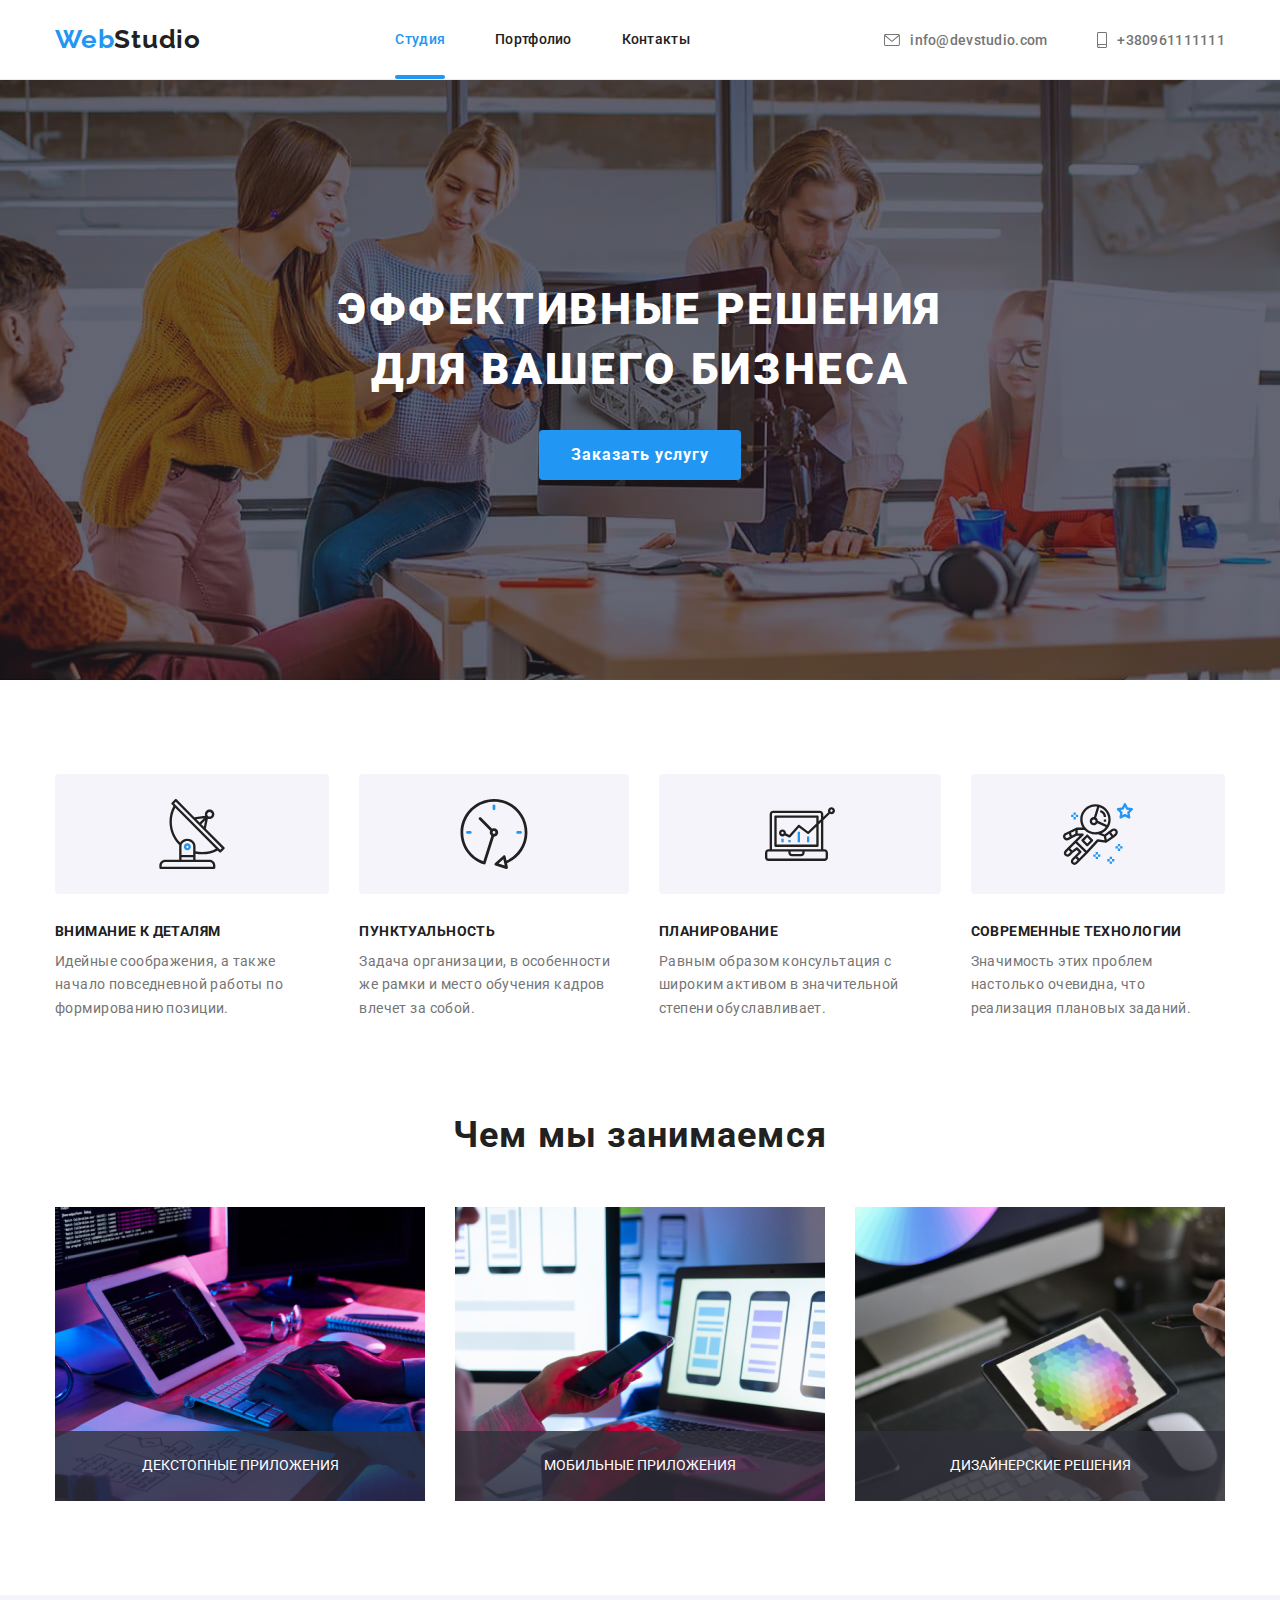
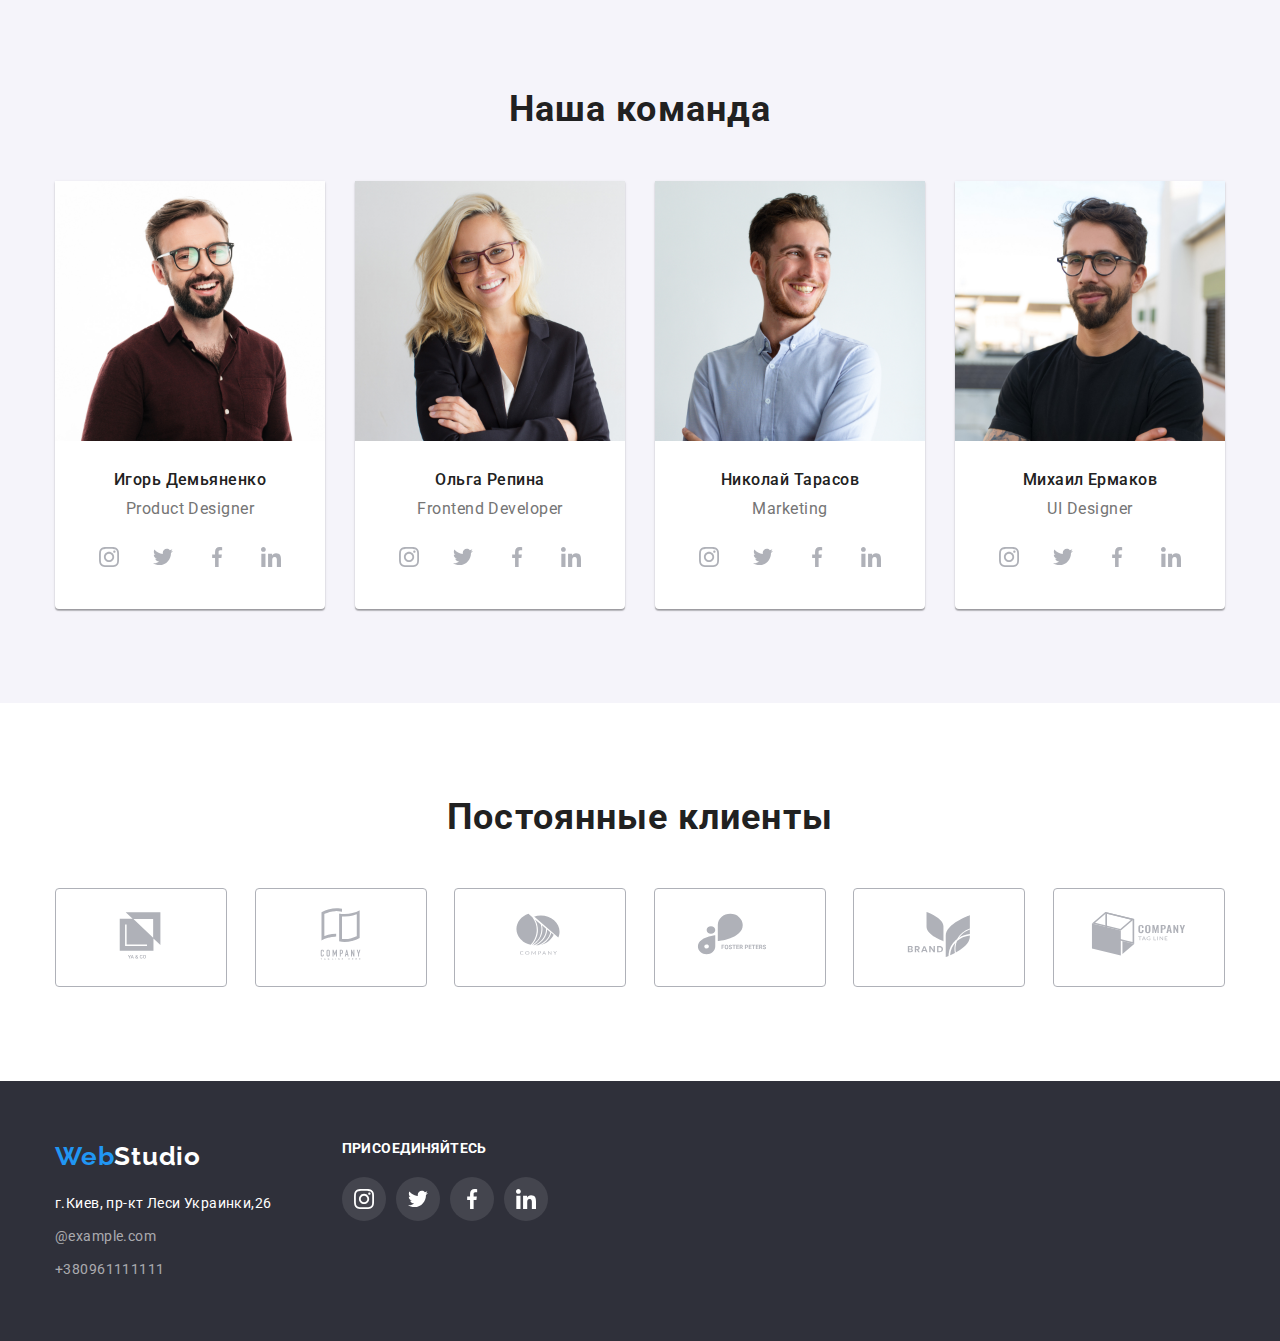
<file: index.html>
<!DOCTYPE html>
<html lang="ru">

<head>
    <meta charset="UTF-8">
    <meta http-equiv="X-UA-Compatible" content="IE=edge">
    <meta name="viewport" content="width=device-width, initial-scale=1.0">
    <title>WebStudio</title>
    <link rel="preconnect" href="https://fonts.gstatic.com">
    <link href="https://fonts.googleapis.com/css2?family=Raleway:wght@700&family=Roboto:wght@400;500;700;900&display=swap"
        rel="stylesheet">
        <link rel="stylesheet" href="https://cdnjs.cloudflare.com/ajax/libs/modern-normalize/1.0.0/modern-normalize.min.css">
    <link rel="stylesheet" href="./css/styles.css"/>
</head>


<body class="body">
    <header class="header">
        <div class="container flex-header">
            <a href="" class="logo">
                <span class="web-logo">Web</span>Studio
            </a>
            <nav class="nav-list">    
                <ul class="site-nav">
                    <li class="site-nav-item"> <a href="./index.html" class="site-nav-link current"> Студия </a> </li>
                    <li class="site-nav-item"> <a href="./portfolio.html" class="site-nav-link">Портфолио</a>
                    </li>
                    <li class="site-nav-item"> <a href="" class="site-nav-link"> Контакты</a> </li>
                </ul>
            </nav>
            <ul class="contact">
                <li class="contact-item"><a href="mailto:info@devstudio.com" class="contact-link link">
                    <svg class=icon-nav width="16" height="12">
                        <use href="./images/icons/icons.svg#icon-convert"></use>
                    </svg>
                        info@devstudio.com</a></li>
                <li class="contact-item"><a href="tel:+380961111111" class="contact-link link">
                    <svg class=icon-nav width="10" height="16">
                        <use href="./images/icons/icons.svg#icon-smartphone"></use>
                    </svg>
                    +380961111111</a></li>
            </ul>
        </div>
    </header>

    <main>
            <section class="section hero">
                <div class="container">
                <h1 class="title-hero">эффективные решения <br> для вашего бизнеса</h1>
                <button data-modal-open type="button" class="button primary"> Заказать услугу </button>
                </div>
            </section>


        <section class="section features">
            <div class="container">
            <!---<h2> Преимущества </h2>--->
            <ul class="features-list">
            <li class="features-li">
                <div class="icon-features">
                <svg class="features-icon" width=70 height=70>
                    <use href="./images/icons/icons.svg#icon-antenna"></use>
                </svg>
                </div>
                <h3 class="features-title">Внимание к деталям</h3>
            <p class="features-text">Идейные соображения, а также начало повседневной работы по формированию позиции.</p>
        </li>
            <li class="features-li">
                <div class="icon-features">
<svg width=70 height=70>
    <use href="./images/icons/icons.svg#icon-clock"></use>
</svg>
</div>
                <h3 class="features-title">Пунктуальность</h3>
            <p class="features-text">Задача организации, в особенности же рамки и место обучения кадров влечет за собой.</p>
        </li>
            <li class="features-li">
                <div class="icon-features">
<svg class="features-icon" width=70 height=70>
    <use href="./images/icons/icons.svg#icon-diagram"></use>
</svg>
</div>
                <h3 class="features-title">Планирование</h3>
            <p class="features-text">Равным образом консультация с широким активом в значительной степени обуславливает.</p>
        </li>
            <li class="features-li">
                <div class="icon-features">
<svg class="features-icon" width=70 height=70>
    <use href="./images/icons/icons.svg#icon-astronaut"></use>
</svg>
</div>
                <h3 class="features-title">Современные технологии</h3>
            <p class="features-text">Значимость этих проблем настолько очевидна, что реализация плановых заданий.</p>
        </li>
        </ul>
        </div>
        </section>

        <section class="section about">
            <div class="container">
            <h2 class="about-title">Чем мы занимаемся</h2>
            <ul class="about-list">
                <li class="about-li">
                    <img class="about-image" src="./images/index/img.jpg" width="370" alt="Веб дизайн">
                    <p class="about-text">декстопные приложения</p>
                </li>
                <li class="about-li">
                    <img src="./images/index/img(3).jpg" width="370" alt="Мобильные приложения">
                        <p class="about-text">мобильные приложения</p>
                </li>
                <li class="about-li">
                    <img src="./images/index/img(2).jpg" width="370" alt="Графика">
                        <p class="about-text">дизайнерские решения</p>

                </li>
            </ul>
            </div>
        </section>

<section class="section team">
<div class="container">
<h2 class="team-title">Наша команда</h2>
<ul class="team-list">
<li class="team-worker"> <img src="./images/index/1.jpg" width="270" alt="Игорь Демьяненко">
<div class="member-style">
<h3 class="team-member">Игорь Демьяненко</h3>
<p class="team-position">Product Designer</p>
<ul class="social-links">
 <li class="team-icons">
   <a href="" class="team-icons link">
       <svg width="20" height="20">
           <use href="./images/icons/icons.svg#icon-instagram">
        </use>
    </svg>
</a>
</li>
<li class="team-icons">
    <a href="" class="team-icons link">
        <svg width="20" height="20">
            <use href="./images/icons/icons.svg#icon-twitter"></use>
            </svg>
        </a>
</li>
<li class="team-icons">
    <a href="" class="team-icons link">
        <svg width="20" height="20">
        <use href="./images/icons/icons.svg#icon-facebook">
        </use>
        </svg>
    </a>
</li>
<li class="team-icons">
    <a href="" class="team-icons link">
        <svg width="20" height="20">
        <use href="./images/icons/icons.svg#icon-linkedin">
        </use>
        </svg>
    </a>
</li>
</ul>
</div>
                </li>
                <li class="team-worker"> <img src="./images/index/2.jpg" width="270" alt="Ольга Репина">
                    <div class="member-style">
                    <h3 class="team-member">Ольга Репина</h3>
                    <p class="team-position">Frontend Developer</p>
<ul class="social-links">
    <li class="team-icons">
        <a href="" class="team-icons link">
            <svg width="20" height="20">
                <use href="./images/icons/icons.svg#icon-instagram">
                </use>
            </svg>
        </a>
    </li>
    <li class="team-icons">
        <a href="" class="team-icons link">
            <svg width="20" height="20">
                <use href="./images/icons/icons.svg#icon-twitter"></use>
            </svg>
        </a>
    </li>
    <li class="team-icons">
        <a href="" class="team-icons link">
            <svg width="20" height="20">
                <use href="./images/icons/icons.svg#icon-facebook">
                </use>
            </svg>
        </a>
    </li>
    <li class="team-icons">
        <a href="" class="team-icons link">
            <svg width="20" height="20">
                <use href="./images/icons/icons.svg#icon-linkedin">
                </use>
            </svg>
        </a>
    </li>
</ul>
                    </div>
                </li>
                <li class="team-worker"> <img src="./images/index/3.jpg" width="270" alt="Николай Тарасов">
                    <div class="member-style">
                    <h3 class="team-member">Николай Тарасов</h3>
                    <p class="team-position">Marketing</p>
<ul class="social-links">
    <li class="team-icons">
        <a href="" class="team-icons link">
            <svg width="20" height="20">
                <use href="./images/icons/icons.svg#icon-instagram">
                </use>
            </svg>
        </a>
    </li>
    <li class="team-icons">
        <a href="" class="team-icons link">
            <svg width="20" height="20">
                <use href="./images/icons/icons.svg#icon-twitter"></use>
            </svg>
        </a>
    </li>
    <li class="team-icons">
        <a href="" class="team-icons link">
            <svg width="20" height="20">
                <use href="./images/icons/icons.svg#icon-facebook">
                </use>
            </svg>
        </a>
    </li>
    <li class="team-icons">
        <a href="" class="team-icons link">
            <svg width="20" height="20">
                <use href="./images/icons/icons.svg#icon-linkedin">
                </use>
            </svg>
        </a>
    </li>
</ul>
                    </div>
                </li>
                <li class="team-worker"> <img src="./images/index/4.jpg" width="270" alt="Михаил Ермаков">
                    <div class="member-style">
                    <h3 class="team-member">Михаил Ермаков</h3>
                    <p class="team-position">UI Designer</p>
<ul class="social-links">
    <li class="team-icons">
        <a href="" class="team-icons link">
            <svg width="20" height="20">
                <use href="./images/icons/icons.svg#icon-instagram">
                </use>
            </svg>
        </a>
    </li>
    <li class="team-icons">
        <a href="" class="team-icons link">
            <svg width="20" height="20">
                <use href="./images/icons/icons.svg#icon-twitter"></use>
            </svg>
        </a>
    </li>
    <li class="team-icons">
        <a href="" class="team-icons link">
            <svg width="20" height="20">
                <use href="./images/icons/icons.svg#icon-facebook">
                </use>
            </svg>
        </a>
    </li>
    <li class="team-icons">
        <a href="" class="team-icons link">
            <svg width="20" height="20">
                <use href="./images/icons/icons.svg#icon-linkedin">
                </use>
            </svg>
        </a>
    </li>
</ul>
</div>
</li>
</ul>
</div>
</section>



        <section class="section">
            <div class="container">
            <h2 class="team-title">Постоянные клиенты</h2>
<ul class="partners-list">
<li class="partner">
    <a href="" class="partner-link"><svg width="106" height="60">
            <use href="./images/icons/icons.svg#icon-first"></use></svg>
    </a></li>
<li class="partner">
    <a href="" class="partner-link"><svg width="106" height="60">
            <use href="./images/icons/icons.svg#icon-second"></use></svg>
    </a></li>
<li class="partner">
    <a href="" class="partner-link"><svg width="106" height="60">
            <use href="./images/icons/icons.svg#icon-third"></use></svg>
    </a></li>
<li class="partner">
    <a href="" class="partner-link"><svg width="106" height="60">
            <use href="./images/icons/icons.svg#icon-fourth"></use></svg>
    </a></li>
<li class="partner">
    <a href="" class="partner-link"><svg width="106" height="60">
            <use href="./images/icons/icons.svg#icon-fifth"></use></svg>
    </a></li>
<li class="partner">
    <a href="" class="partner-link"><svg width="106" height="60">
            <use href="./images/icons/icons.svg#icon-sixth"></use></svg>
    </a></li>
</ul>
            </div>
        </section>
    </main>

    <footer class="footer-list">
        <div class="container foot">
            <div class="foot-first">
        <a href="" class="foot-logo">
            <span class="foot-web-logo">Web</span>Studio
        </a>
        <address>
            <ul class="address-list">
                <li class="address-item">
                    <p class="address">г.Киев, пр-кт Леси Украинки,26</p>
                </li>
                <li class="address-item"> 
                    <a href="mailto:@example.com" class="footer link">@example.com </a> 
                </li>
                <li class="address-item"><a href="tel:+380961111111" class="footer link">+380961111111</a></li>
            </ul>
        </address>
        </div>
        <div class="join-us">
<h3 class="join-title">ПРИСОЕДИНЯЙТЕСЬ</h3> 
<ul class="join-icons">
    <li class="join-icon"><a href="" class="join-link"><svg class="join-svg" width="20" height="20">
                <use href="./images/icons/icons.svg#icon-instagram"></use>
            </svg></a></li>
    <li class="join-icon"><a href="" class="join-link"><svg class="join-svg" width="20" height="20">
                <use href="./images/icons/icons.svg#icon-twitter"></use>
            </svg></a></li>
    <li class="join-icon"><a href="" class="join-link"><svg class="join-svg" width="20" height="20">
                <use href="./images/icons/icons.svg#icon-facebook"></use>
            </svg></a></li>
    <li class="join-icon"><a href="" class="join-link"><svg class="join-svg" width="20" height="20">
                <use href="./images/icons/icons.svg#icon-linkedin"></use>
            </svg></a></li>
</ul>
        </div>


        </div>
    </footer>

    <div data-modal class="backdrop is-hidden">
    <div class="modal">
        <button data-modal-close class="button-modal">
            <svg class="modal-close" width="11" height="11"> 
                <use class="modal-icon" href="./images/icons/icons.svg#modal-button">
                </use> 
            </svg>
        </button>
    </div>
    </div>

    <script src="./js/modal.js"></script>
</body>

</html>
</file>
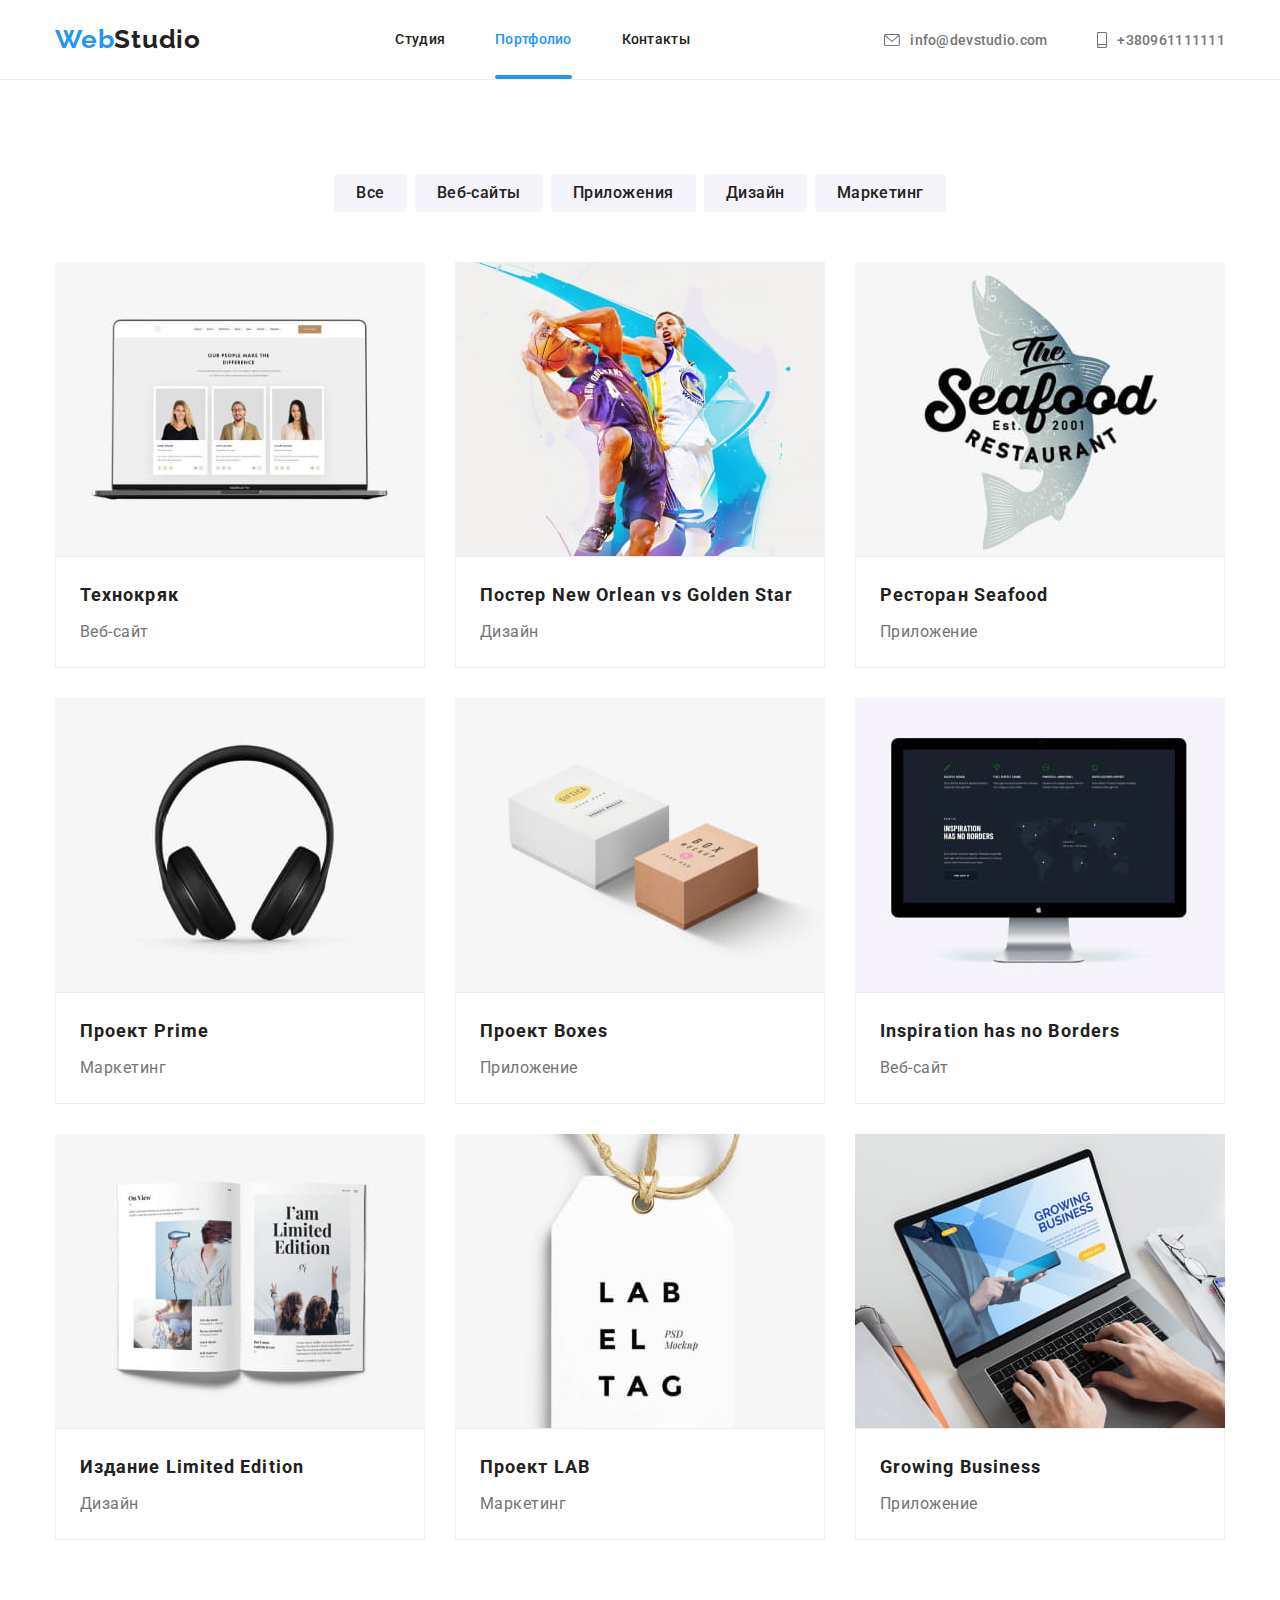
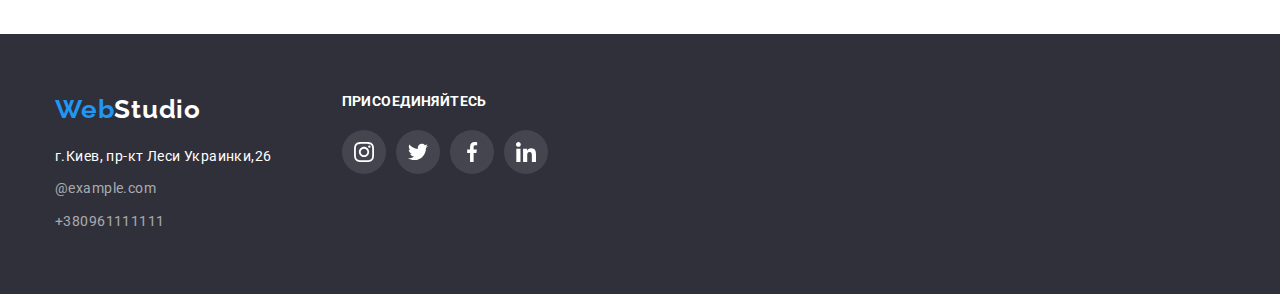
<file: portfolio.html>
<!DOCTYPE html>
<html lang="ru">

<head>
    <meta charset="UTF-8">
    <meta http-equiv="X-UA-Compatible" content="IE=edge">
    <meta name="viewport" content="width=device-width, initial-scale=1.0">
    <title>WebStudio</title>
    <link rel="preconnect" href="https://fonts.gstatic.com">
    <link
        href="https://fonts.googleapis.com/css2?family=Raleway:wght@700&family=Roboto:wght@400;500;700;900&display=swap"
        rel="stylesheet">
        <link rel="stylesheet" href=https://cdnjs.cloudflare.com/ajax/libs/modern-normalize/1.0.0/modern-normalize.min.css>
    <link rel="stylesheet" href="./css/styles.css" />
</head>

<body class="body">
<header class="header">
    <div class="container flex-header">
        <a href="" class="logo">
            <span class="web-logo">Web</span>Studio
        </a>
        <nav class="nav-list">
            <ul class="site-nav">
                <li class="site-nav-item"> <a href="./index.html" class="site-nav-link"> Студия </a> </li>
                <li class="site-nav-item"> <a href="./portfolio.html" class="site-nav-link current">Портфолио</a>
                </li>
                <li class="site-nav-item"> <a href="" class="site-nav-link"> Контакты</a> </li>
            </ul>
        </nav>
        <ul class="contact">
            <li class="contact-item"><a href="mailto:info@devstudio.com" class="contact-link link">
                    <svg class=icon-nav width="16" height="12">
                        <use href="./images/icons/icons.svg#icon-convert"></use>
                    </svg>
                    info@devstudio.com</a></li>
            <li class="contact-item"><a href="tel:+380961111111" class="contact-link link">
                    <svg class=icon-nav width="10" height="16">
                        <use href="./images/icons/icons.svg#icon-smartphone"></use>
                    </svg>
                    +380961111111</a></li>
        </ul>
    </div>
</header>

<main>
<section class="section projects">
    <!--Заголовок н1 потом скрыть в CSS-->
   <!-- <h1 class="our-projects">Наши проекты</h1>-->
<div class="container">
    <ul class="project-buttons"> 
        <li class="prjct-btn-list"><button type="button" class="button secondary">Все</button></li>
        <li class="prjct-btn-list"><button type="button" class="button secondary">Веб-сайты</button></li>
        <li class="prjct-btn-list"><button type="button" class="button secondary">Приложения</button></li>
        <li class="prjct-btn-list"><button type="button" class="button secondary">Дизайн</button></li>
        <li class="prjct-btn-list"><button type="button" class="button secondary">Маркетинг</button></li>
    </ul>

    <ul class="portfolio">
        <li class="portfolio-list">
            <a class="portfolio-link" href="">
            <div class="card-thumb">
            <img class="project-images" src="./images/portfolio/tehnokrak.jpg" alt="tehnokrak" width=370>
            <p class="text-overlay">Технокряк это современная площадка распространения коронавируса. Компании используют эту платформу для цифрового
            шпионажа и атак на защищённые сервера конкурентов.</p>
            </div>
            <div class="projects-item">
            <h3 class="projects-title">Технокряк</h3>
            <p class="projects-text">Веб-сайт</p>
            </div>
            </a>
        </li>
        <li class="portfolio-list">
            <a class="portfolio-link" href="">
            <div class="card-thumb">
            <img class="project-images" src="./images/portfolio/poster.jpg" alt="poster" width=370>
            <p class="text-overlay">Технокряк это современная площадка распространения коронавируса. Компании используют эту
                платформу для цифрового шпионажа и атак на защищённые сервера конкурентов.</p>
            </div>
            <div class="projects-item">
            <h3 class="projects-title">Постер New Orlean vs Golden Star</h3>
            <p class="projects-text">Дизайн</p>
            </div>
            </a>
        </li>
        <li class="portfolio-list">
            <a class="portfolio-link" href="">
            <div class="card-thumb">
            <img class="project-images" src="./images/portfolio/seafood.jpg" alt="seafood" width=370>
            <p class="text-overlay">Технокряк это современная площадка распространения коронавируса. Компании используют эту платформу для цифрового
            шпионажа и атак на защищённые сервера конкурентов.</p>
            </div>
            <div class="projects-item">
            <h3 class="projects-title">Ресторан Seafood</h3>
            <p class="projects-text">Приложение</p>
        </div>
        </a>
        </li>
        <li class="portfolio-list">
            <a class="portfolio-link" href="">
            <div class="card-thumb">
            <img class="project-images" src="./images/portfolio/prime.jpg" alt="prime" width=370>
            <p class="text-overlay">Технокряк это современная площадка распространения коронавируса. Компании используют эту платформу для цифрового
            шпионажа и атак на защищённые сервера конкурентов.</p>
            </div>
            <div class="projects-item">
            <h3 class="projects-title">Проект Prime</h3>
            <p class="projects-text">Маркетинг</p>
            </div>
            </a>
        </li>
        <li class="portfolio-list">
            <a class="portfolio-link" href="">
            <div class="card-thumb">
            <img class="project-images" src="./images/portfolio/boxes.jpg" alt="boxes" width=370>
            <p class="text-overlay">Технокряк это современная площадка распространения коронавируса. Компании используют эту платформу для цифрового
            шпионажа и атак на защищённые сервера конкурентов.</p>
            </div>
            <div class="projects-item">
            <h3 class="projects-title">Проект Boxes</h3>
            <p class="projects-text">Приложение</p>
            </div>
            </a>
        </li>
        <li class="portfolio-list">
            <a class="portfolio-link" href="">
            <div class="card-thumb">
            <img class="project-images" src="./images/portfolio/website.jpg" alt="website" width=370>
            <p class="text-overlay">Технокряк это современная площадка распространения коронавируса. Компании используют эту платформу для цифрового
            шпионажа и атак на защищённые сервера конкурентов.</p>
            </div>
            <div class="projects-item">
            <h3 class="projects-title">Inspiration has no Borders</h3>
            <p class="projects-text">Веб-сайт</p>
            </div>
            </a>
        </li>
        <li class="portfolio-list">
            <a class="portfolio-link" href="">
            <div class="card-thumb">
            <img class="project-images" src="./images/portfolio/le.jpg" alt="journal" width=370>
            <p class="text-overlay">Технокряк это современная площадка распространения коронавируса. Компании используют эту платформу для цифрового
            шпионажа и атак на защищённые сервера конкурентов.</p>
            </div>
            <div class="projects-item">
            <h3 class="projects-title">Издание Limited Edition</h3>
            <p class="projects-text">Дизайн</p>
            </div>
            </a>
        </li>
        <li class="portfolio-list">
            <a class="portfolio-link" href="">
            <div class="card-thumb">
            <img class="project-images" src="./images/portfolio/lab.jpg" alt="lab" width=370>
            <p class="text-overlay">Технокряк это современная площадка распространения коронавируса. Компании используют эту платформу для цифрового
            шпионажа и атак на защищённые сервера конкурентов.</p>
            </div>
            <div class="projects-item">
            <h3 class="projects-title">Проект LAB</h3>
            <p class="projects-text">Маркетинг</p>
            </div>
            </a>
        </li>
        <li class="portfolio-list">
            <a class="portfolio-link" href="">
            <div class="card-thumb">
            <img class="project-images" src="./images/portfolio/notebook.jpg" alt="notebook" width=370>
            <p class="text-overlay">Технокряк это современная площадка распространения коронавируса. Компании используют эту платформу для цифрового
            шпионажа и атак на защищённые сервера конкурентов.</p>
            </div>
            <div class="projects-item">
            <h3 class="projects-title">Growing Business</h3>
            <p class="projects-text">Приложение</p>
            </div>
            </a>
        </li>
    </ul>
    </div>
</section>

</main>
    <footer class="footer-list">
        <div class="container foot">
            <div class="foot-first">
                <a href="" class="foot-logo">
                    <span class="foot-web-logo">Web</span>Studio
                </a>
                <address>
                    <ul class="address-list">
                        <li class="address-item">
                            <p class="address">г.Киев, пр-кт Леси Украинки,26</p>
                        </li>
                        <li class="address-item">
                            <a href="mailto:@example.com" class="footer link">@example.com </a>
                        </li>
                        <li class="address-item"><a href="tel:+380961111111" class="footer link">+380961111111</a></li>
                    </ul>
                </address>
            </div>
            <div class="join-us">
                <h3 class="join-title">ПРИСОЕДИНЯЙТЕСЬ</h3>
                <ul class="join-icons">
                    <li class="join-icon"><a href="" class="join-link"><svg class="join-svg" width="20" height="20">
                                <use href="./images/icons/icons.svg#icon-instagram"></use>
                            </svg></a></li>
                    <li class="join-icon"><a href="" class="join-link"><svg class="join-svg" width="20" height="20">
                                <use href="./images/icons/icons.svg#icon-twitter"></use>
                            </svg></a></li>
                    <li class="join-icon"><a href="" class="join-link"><svg class="join-svg" width="20" height="20">
                                <use href="./images/icons/icons.svg#icon-facebook"></use>
                            </svg></a></li>
                    <li class="join-icon"><a href="" class="join-link"><svg class="join-svg" width="20" height="20">
                                <use href="./images/icons/icons.svg#icon-linkedin"></use>
                            </svg></a></li>
                </ul>
            </div>
        </div>
    </footer>
</body>
</html>
</file>
<file: css/styles.css>
*,
*::before,
*::after {
  box-sizing: border-box;
}

:root {
  --pretty-color: #2196f3;
  --backblack-color: #2f303a;
  --backwhite-color: #e5e5e5;
  --backgrey-color: #f5f4fa;
  --back-hero-color: #c4c4c4;
  --title-color: #212121;
  --accenttext-color: #757575;
  --white-color: #fff;
  --border-color: #eeeeee;
  --icon-color: #afb1b8;
  --footer-contacts-color: rgba(255, 255, 255, 0.6);
  --main-font: "Roboto", sans-serif;
  --accent-font: "Raleway", sans-serif;
  --cubik: cubic-bezier(0.4, 0, 0.2, 1);
}

.container {
  width: 1200px;
  margin-right: auto;
  margin-left: auto;
  padding-left: 15px;
  padding-right: 15px;
}

.section {
  padding-top: 94px;
  padding-bottom: 94px;
}

.body {
  text-decoration: none;
  margin: 0;
  list-style: none;
  padding: 0;
  color: var(--accenttext-color);
  font-family: var(--main-font);
  font-weight: 400;
  font-style: normal;
}

img {
  width: 100%;
  display: block;
  height: auto;
}

ul {
  list-style: none;
  margin: 0;
  padding: 0;
}

h1,
h2,
h3,
p {
  margin: 0;
  padding: 0;
}

.logo > .web-logo {
  color: var(--pretty-color);
}

.logo {
  color: var(--title-color);
  text-decoration: none;
  font-family: Raleway;
  font-style: normal;
  font-weight: 700;
  font-size: 26px;
  line-height: 1.19;
  letter-spacing: 0.03em;
}

.site-nav-link,
.contact-link {
  text-decoration: none;
  color: #212121;
  padding: 32px 0;
  transition: color 250ms var(--cubik);
}

.site-nav-link:hover,
.site-nav-link:focus {
  color: var(--pretty-color);
}

.contact-link.link:hover,
.contact-link.link:focus {
  color: var(--pretty-color);
}

.footer-link:hover,
.footer-link:focus {
  color: var(--pretty-color);
}

.button,
.button.secondary {
  cursor: pointer;
}

.site-nav-link.current {
  color: var(--pretty-color);
  position: relative;
}

.current::after {
  content: "";

  position: absolute;
  display: block;
  left: 0;
  bottom: 0;

  width: 100%;
  height: 4px;
  border-radius: 2px;
  background-color: var(--pretty-color);
}

.site-nav {
  display: flex;
  font-weight: 500;
  font-size: 14px;
  line-height: 1.43;
  letter-spacing: 0.02em;
}

.site-nav-item:not(:last-child) {
  margin-right: 50px;
}

.contact {
  display: flex;
  align-items: center;
}

.contact .contact-link {
  color: var(--accenttext-color);
  font-weight: 500;
  font-size: 14px;
  line-height: 1.43;
  letter-spacing: 0.02em;
}

.contact-link {
  display: inline-flex;
  align-items: center;
}

.contact .contact-item + .contact-item {
  margin-left: 50px;
}

.header {
  display: flex;
  height: 80px;
  border-bottom: 1px solid #ececec;
}

.container.flex-header {
  display: flex;
  align-items: center;
  justify-content: space-between;
}

.icon-nav {
  fill: currentColor;
  margin-right: 10px;
}

/*ГЕРОЙ*/

.section.hero {
  max-width: 1600px;
  background-color: var(--back-hero-color);
  background-image: linear-gradient(
      rgba(47, 48, 58, 0.4),
      rgba(47, 48, 58, 0.4)
    ),
    url(../images/index/backgroundheader.jpg);
  background-repeat: no-repeat;
  background-position: center;
  padding-top: 200px;
  padding-bottom: 200px;
  margin: 0 auto;
}

.title-hero {
  color: white;
  font-weight: 900;
  font-size: 44px;
  line-height: 1.36;
  text-align: center;
  letter-spacing: 0.06em;
  text-transform: uppercase;
  margin-bottom: 30px;
}

.button.primary {
  border: transparent;
  display: block;
  margin: 0 auto;
  color: white;
  background-color: var(--pretty-color);
  font-family: Roboto, sans-serif;
  font-weight: 700;
  font-size: 16px;
  line-height: 1.87;
  letter-spacing: 0.06em;
  border-radius: 4px;
  padding: 10px 32px;
  min-width: 200px;
}

/*ПРЕИМУЩЕСТВА*/

.icon-features {
  display: flex;
  padding: 25px 0;
  justify-content: center;
  background-color: var(--backgrey-color);
  border-radius: 4px;
  margin-bottom: 30px;
}

.features-title {
  color: var(--title-color);
  font-weight: 700;
  font-size: 14px;
  line-height: 1.14;
  letter-spacing: 0.03em;
  text-transform: uppercase;
  margin-bottom: 10px;
}

.features-text {
  font-size: 14px;
  line-height: 1.71;
  letter-spacing: 0.03em;
}

.features-list {
  display: flex;
}

.features-li:not(:last-child) {
  margin-right: 30px;
}

/*ЧЕМ МЫ ЗАНИМАЕМСЯ*/

.section.about {
  padding-top: 0;
}

.about-title {
  color: var(--title-color);
  font-weight: 700;
  font-size: 36px;
  line-height: 1.16;
  text-align: center;
  letter-spacing: 0.03em;
  margin-bottom: 50px;
}

.about-list {
  display: flex;
  align-items: center;
}

.about-li:not(:last-child) {
  margin-right: 30px;
}

.about-li {
  position: relative;
}

.about-text {
  position: absolute;
  display: flex;
  align-items: center;
  justify-content: center;
  text-transform: uppercase;
  left: 0;
  bottom: 0;
  width: 100%;
  height: 70px;
  background-color: rgba(47, 48, 58, 0.8);
  font-size: 14px;
  line-height: 1.14;
  color: var(--white-color);
}

/* Секция Команда*/

.social-links {
  display: flex;
  justify-content: space-between;
}

.team-icons {
  border-radius: 50%;
}

.team-icons.link {
  display: flex;
  padding: 12px;
  fill: var(--icon-color);
  transition: background-color 250ms var(--cubik);
}

.team-icons.link:hover {
  background-color: var(--pretty-color);
  fill: var(--white-color);
  cursor: pointer;
}

.team-icons.link:focus {
  background-color: var(--pretty-color);
  fill: var(--white-color);
}

.section.team {
  background-color: var(--backgrey-color);
}

.team-list {
  display: flex;
}

.team-worker {
  background-color: var(--white-color);
  box-shadow: 0px 1px 3px rgba(0, 0, 0, 0.12), 0px 1px 1px rgba(0, 0, 0, 0.14),
    0px 2px 1px rgba(0, 0, 0, 0.2);
  border-radius: 0px 0px 4px 4px;
}

.team-worker:not(:last-child) {
  margin-right: 30px;
}

.team-title {
  color: var(--title-color);
  font-weight: 700;
  font-size: 36px;
  line-height: 1.16;
  text-align: center;
  letter-spacing: 0.03em;
  margin-bottom: 50px;
}

.team-member {
  color: var(--title-color);
  font-weight: 500;
  font-size: 16px;
  line-height: 1.18;
  letter-spacing: 0.03em;
  margin-bottom: 10px;
  text-align: center;
}

.team-position {
  font-size: 16px;
  line-height: 1.18;
  letter-spacing: 0.03em;
  text-align: center;
  margin-bottom: 16px;
}

.member-style {
  padding: 30px 32px;
}

/* СЕКЦИЯ КЛИЕНТЫ */

.partners-list {
  display: flex;
  justify-content: space-between;
}

.partner {
  display: flex;
}

.partner-link {
  padding: 16px 32px;
  fill: var(--icon-color);
  border: 1px solid var(--icon-color);
  border-radius: 4px;
  transition: color 250ms var(--cubik), fill 250ms var(--cubik);
}

.partner-link:hover,
.partner-link:focus {
  cursor: pointer;
  fill: var(--pretty-color);
  color: var(--pretty-color);
  border-color: var(--pretty-color);
}

/*FOOTER*/

.foot-logo {
  display: block;
  color: var(--white-color);
  text-decoration: none;
  font-family: Raleway;
  font-style: normal;
  font-weight: 700;
  font-size: 26px;
  line-height: 1.19;
  letter-spacing: 0.03em;
  margin-bottom: 20px;
}

.foot-web-logo {
  color: var(--pretty-color);
}

.address {
  color: #fff;
  font-style: normal;
  font-size: 14px;
  line-height: 1.71;
  letter-spacing: 0.03em;
  margin-bottom: 9px;
}

.footer.link {
  color: var(--footer-contacts-color);
  text-decoration: none;
  font-style: normal;
  font-size: 14px;
  line-height: 1.71;
  letter-spacing: 0.03em;
  transition: color 250ms var(--cubik);
}

.footer-list {
  background-color: var(--backblack-color);
  padding-top: 60px;
  padding-bottom: 60px;
}

.address-item:not(:last-child) {
  margin-bottom: 9px;
}

.container.foot {
  display: flex;
}

.foot-first {
  display: block;
}

.join-us {
  display: block;
  padding-left: 70px;
}

.join-icons {
  display: flex;
  align-items: center;
  justify-content: space-between;
}

.join-icon {
  display: flex;
}

.join-link {
  display: flex;
  padding: 12px;
  background-color: rgba(255, 255, 255, 0.1);
  border-radius: 50%;

  transition: background-color 250ms var(--cubik);
}

.join-icon:not(:last-child) {
  margin-right: 10px;
}

.join-svg {
  fill: var(--white-color);
}

.join-link:focus,
.join-link:hover {
  cursor: pointer;
  background-color: var(--pretty-color);
}

.join-title {
  font-family: Roboto;
  font-style: normal;
  font-weight: bold;
  font-size: 14px;
  line-height: 1.14;
  letter-spacing: 0.03em;
  text-transform: uppercase;
  color: var(--white-color);
  margin-bottom: 20px;
}

.footer.link:hover,
.footer.link:focus {
  color: var(--pretty-color);
}

/*МОДАЛКА*/

.backdrop {
  position: fixed;
  top: 0;
  left: 0;
  width: 100%;
  height: 100%;
  background-color: rgba(0, 0, 0, 0.2);
  opacity: 1;
  transition: opacity 250ms var(--cubik);
}

.backdrop.is-hidden {
  opacity: 0;
  pointer-events: none;
}

.backdrop.is-hidden .modal {
  transform: translate(-50%, -50%) scale(0.5);
}

.modal {
  position: absolute;
  height: 581px;
  width: 528px;
  background-color: var(--white-color);
  top: 50%;
  left: 50%;
  transform: translate(-50%, -50%) scale(1);
  transition: transform 250ms var(--cubik);
}

.button-modal {
  position: absolute;
  top: 8px;
  right: 8px;
  width: 30px;
  height: 30px;
  background: #fff;
  border: 1px solid rgba(0, 0, 0, 0.1);
  border-radius: 50%;
  cursor: pointer;
}

.modal-close {
  position: absolute;
  top: 50%;
  left: 50%;
  transform: translate(-50%, -50%);
}

/*ПОРТФОЛИО*/

/*Этот кусок потом скрыть с сайта
.our-projects {
  color: var(--title-color);
  font-weight: 700;
  font-size: 14px;
  line-height: 1.14;
  letter-spacing: 0.03em;
  text-transform: uppercase;
}
  */

.button.secondary {
  color: var(--title-color);
  background-color: var(--backgrey-color);
  font-family: Roboto;
  font-style: normal;
  font-weight: 500;
  font-size: 16px;
  line-height: 1.62;
  text-align: center;
  letter-spacing: 0.03em;
  border-radius: 4px;
  border: transparent;
  padding: 6px 22px;
  transition: background-color 250ms var(--cubik), color 250ms var(--cubik),
    box-shadow 250ms var(--cubik);
}

.project-buttons {
  display: flex;
  justify-content: center;
  margin-bottom: 50px;
}

.prjct-btn-list:not(:last-child) {
  margin-right: 8px;
}

.button.secondary:hover,
.button.secondary:focus {
  background-color: var(--pretty-color);
  color: var(--white-color);
  box-shadow: 0px 3px 1px rgba(0, 0, 0, 0.1), 0px 1px 2px rgba(0, 0, 0, 0.08),
    0px 2px 2px rgba(0, 0, 0, 0.12);
}

.projects-title {
  color: var(--title-color);
  font-weight: 700;
  font-size: 18px;
  line-height: 2;
  letter-spacing: 0.06em;
  margin-bottom: 4px;
}
.projects-text {
  font-size: 16px;
  line-height: 1.87;
  letter-spacing: 0.03em;
  color: var(--accenttext-color);
}

.portfolio {
  display: flex;
  flex-wrap: wrap;
  margin: -15px;
}

.portfolio-list {
  flex-basis: calc((100% - 90px) / 3);
  margin: 15px;
  background-color: var(--white-color);
  box-sizing: border-box;
  transition: box-shadow 250ms var(--cubik);
}

.portfolio-list:hover,
.portfolio-list:focus {
  cursor: pointer;
  box-shadow: 0px 1px 1px rgba(0, 0, 0, 0.12), 0px 4px 4px rgba(0, 0, 0, 0.06),
    1px 4px 6px rgba(0, 0, 0, 0.16);
}

.projects-item {
  padding: 20px 24px;
  border: 1px solid #eeeeee;
}

.card-thumb {
  position: relative;
  overflow: hidden;
}

.text-overlay {
  position: absolute;
  display: flex;
  align-items: center;
  left: 0;
  top: 0;
  height: 100%;
  background-color: rgba(33, 150, 243, 0.9);
  opacity: 0;
  transform: translateY(100%);
  transition: transform 250ms var(--cubik);

  font-weight: normal;
  font-size: 18px;
  line-height: 1.56;
  letter-spacing: 0.03em;
  color: var(--white-color);
  padding: 24px;
}

.portfolio-link:hover .text-overlay,
.portfolio-link:focus .text-overlay {
  transform: translateY(0%);
  opacity: 1;
}

.portfolio-link {
  display: block;
  text-decoration: none;
}
</file>
